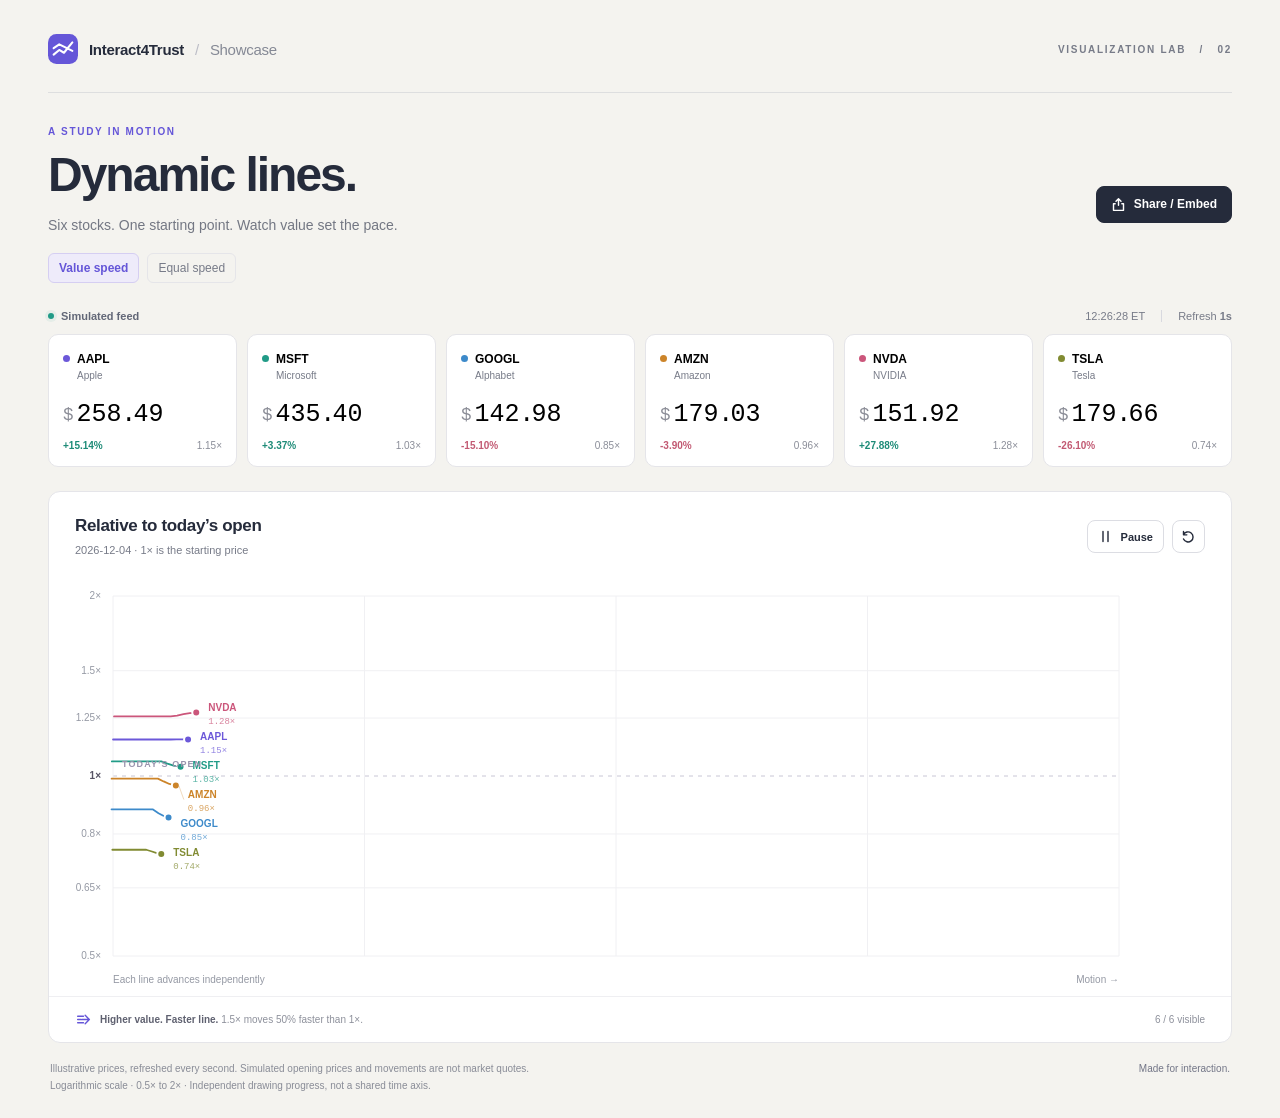
<file: dynamic-lines/index.html>
<!doctype html>
<html lang="en">
<head>
  <meta charset="utf-8">
  <meta name="viewport" content="width=device-width, initial-scale=1">
  <meta name="theme-color" content="#f4f3ef">
  <meta name="description" content="Six rolling stock prices and a moving comparison chart. Each line moves at the speed of its value relative to today's open.">
  <title>Dynamic Lines · Interact4Trust</title>
  <link rel="icon" href="./favicon.svg" type="image/svg+xml">
  <link rel="stylesheet" href="./styles.css">
</head>
<body>
  <div id="app"></div>
  <noscript>This stock monitor needs JavaScript to update prices and animate its chart.</noscript>
  <script type="module" src="./app.js"></script>
</body>
</html>
</file>
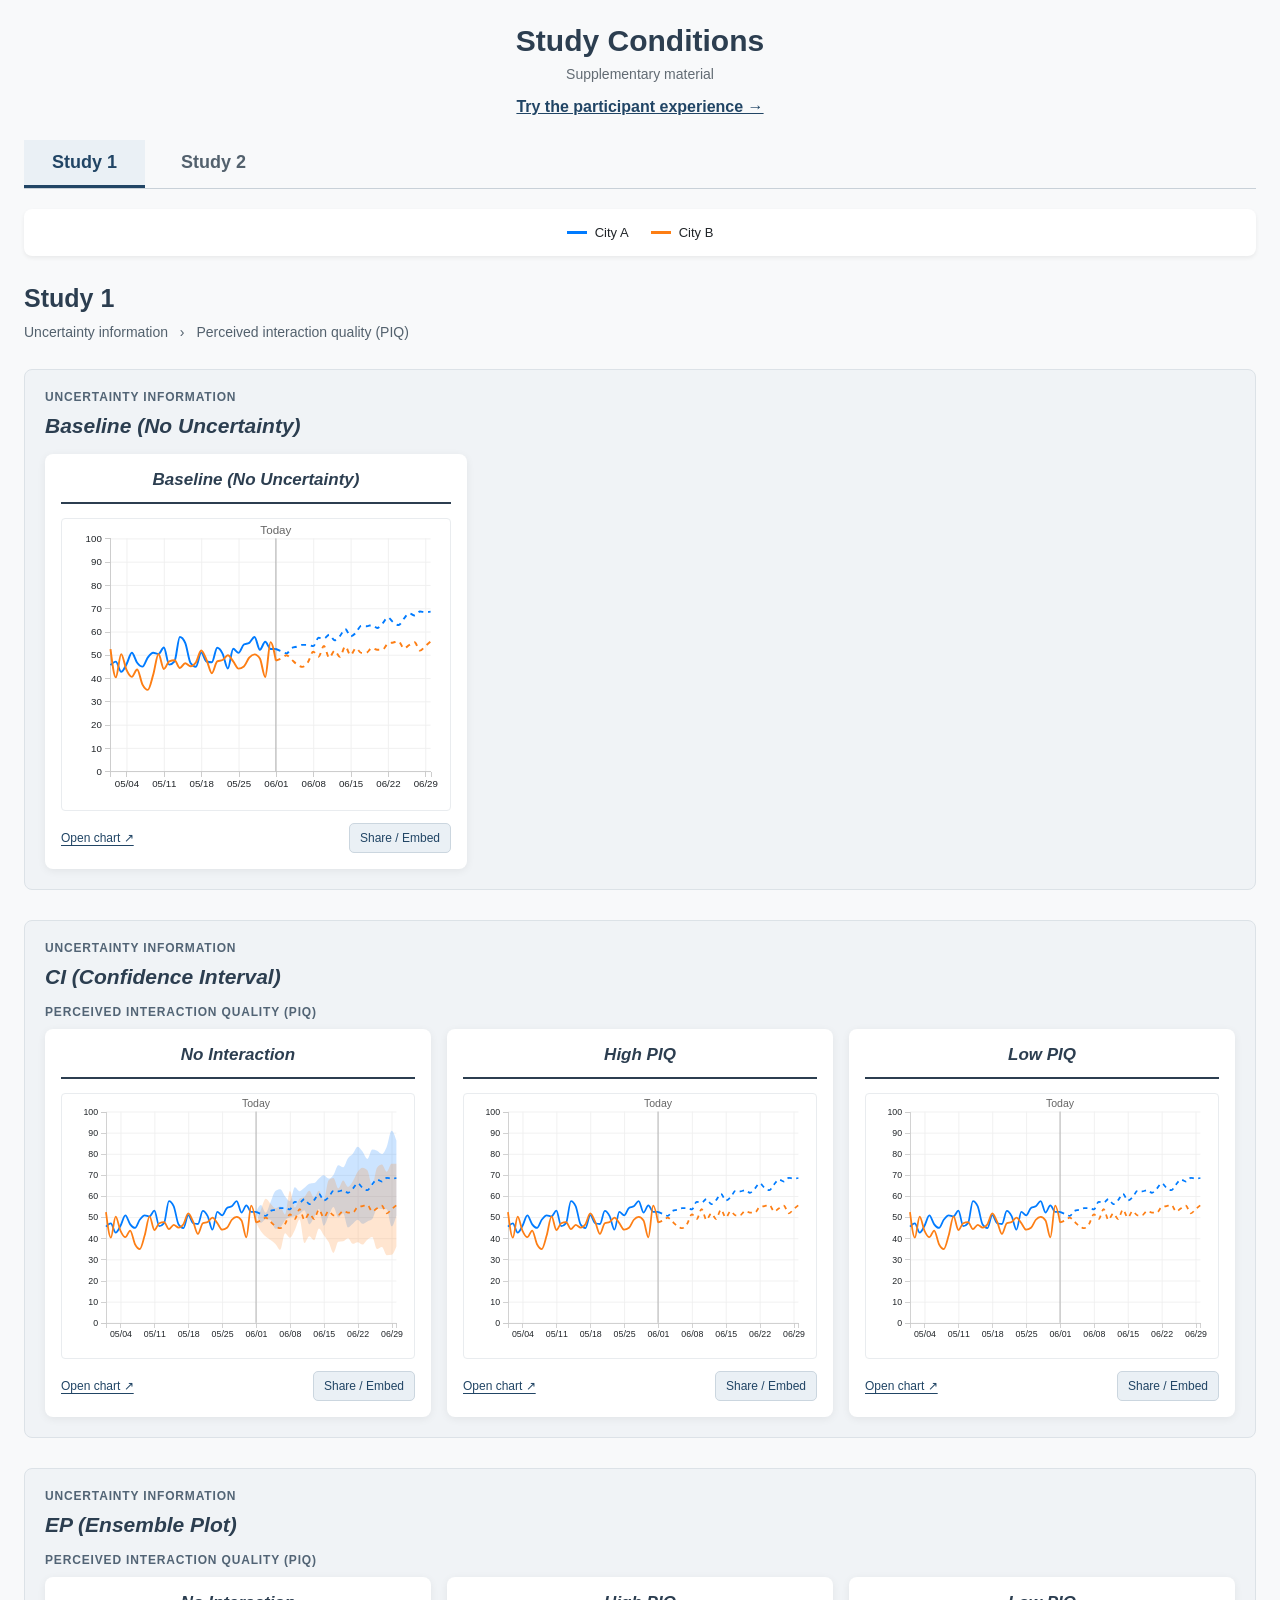
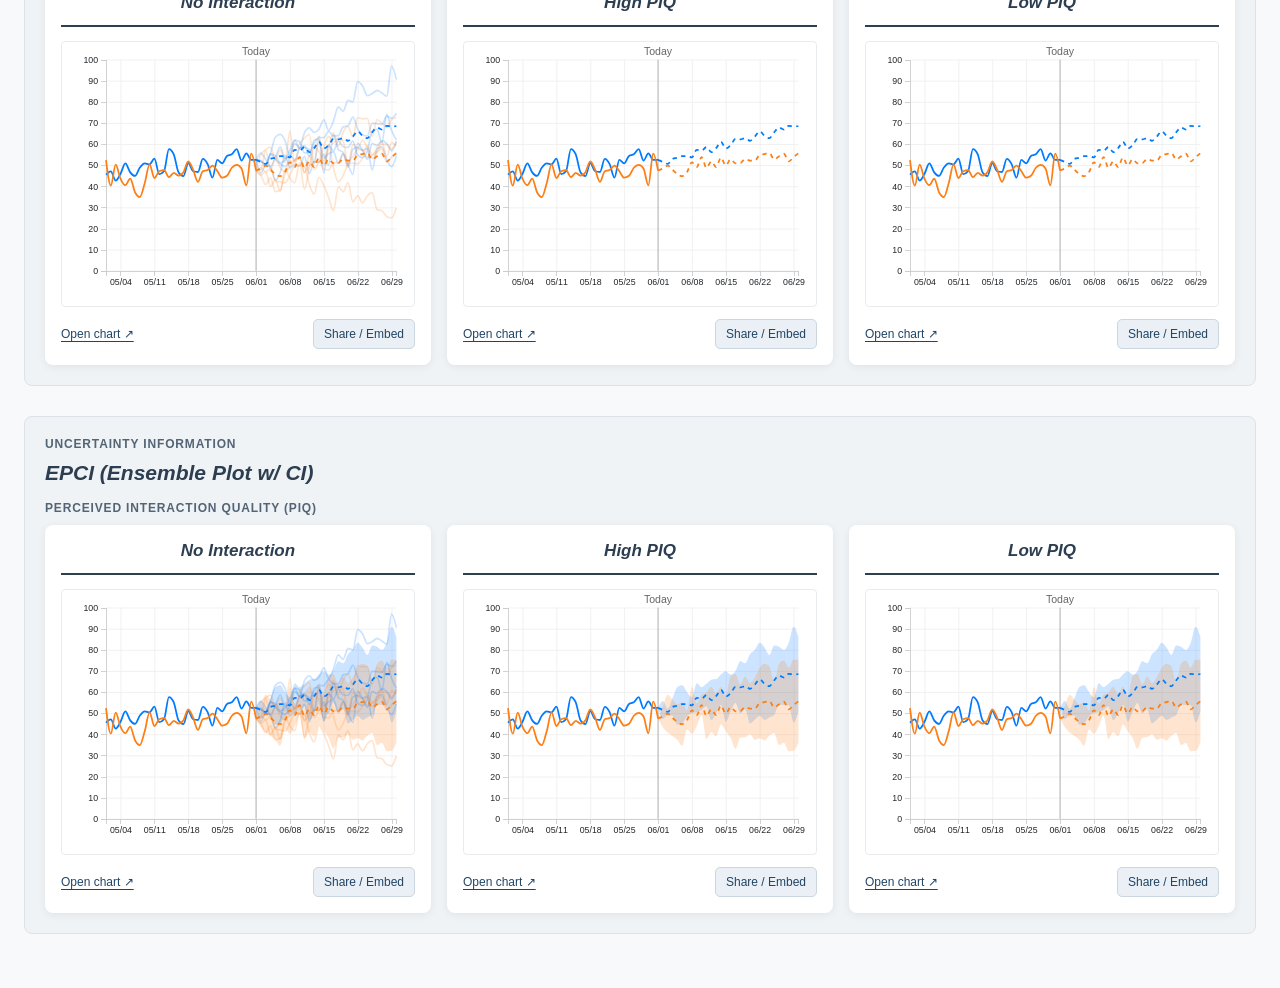
<file: showcase/index.html>
<!doctype html>
<html lang="en">
<head>
    <meta charset="utf-8">
    <meta name="viewport" content="width=device-width, initial-scale=1">
    <title>Study Conditions · Interact4Trust</title>
    <link rel="stylesheet" href="./styles.css">
    <script src="./vendor/d3.v7.min.js"></script>
</head>
<body>
<main class="container">
    <header class="header">
        <h1>Study Conditions</h1>
        <p>Supplementary material</p>
        <a class="demo-link" href="./participant.html">Try the participant experience →</a>
    </header>
    <nav class="study-tabs" role="tablist" aria-label="Studies">
        <button id="tab-study1" role="tab" aria-controls="study1" aria-selected="true" tabindex="0">Study 1</button>
        <button id="tab-study2" role="tab" aria-controls="study2" aria-selected="false" tabindex="-1">Study 2</button>
    </nav>
    <div class="legend" aria-label="City legend">
        <span class="city"><span class="swatch city-a"></span>City A</span>
        <span class="city"><span class="swatch city-b"></span>City B</span>
        <label for="alternativeOpacitySlider" hidden><i>EP</i> line opacity
            <input type="range" id="alternativeOpacitySlider" min="0.1" max="1" step="0.1" value="0.2">
            <output id="alternativeOpacityValue" for="alternativeOpacitySlider">0.2</output>
        </label>
        <label for="shadeOpacitySlider" hidden><i>CI</i> shade opacity
            <input type="range" id="shadeOpacitySlider" min="0.1" max="1" step="0.1" value="0.2">
            <output id="shadeOpacityValue" for="shadeOpacitySlider">0.2</output>
        </label>
        <label for="dateSelect" hidden>Start date
            <select id="dateSelect"><option value="01/01">01/01</option><option value="05/01" selected>05/01</option></select>
        </label>
    </div>
    <section id="study1" role="tabpanel" aria-labelledby="tab-study1" tabindex="0">
        <header class="study-heading"><h2>Study 1</h2><p>Uncertainty information <span aria-hidden="true">›</span> Perceived interaction quality (PIQ)</p></header>
        <div id="study1-groups"></div>
    </section>
    <section id="study2" role="tabpanel" aria-labelledby="tab-study2" tabindex="0" hidden>
        <header class="study-heading"><h2>Study 2</h2><p>Uncertainty information <span aria-hidden="true">›</span> Interaction affordance <span aria-hidden="true">›</span> Data complexity</p></header>
        <section class="uncertainty-group" aria-labelledby="study2-uncertainty-title">
            <h3 id="study2-uncertainty-title">Uncertainty information</h3>
            <div class="technique-options" role="group" aria-label="Uncertainty information">
                <button data-technique="confidence_interval" aria-pressed="false"><i>CI (Confidence Interval)</i></button>
                <button data-technique="ensemble_plot" aria-pressed="true"><i>EP (Ensemble Plot)</i></button>
                <button data-technique="combined_plot" aria-pressed="false"><i>EPCI (Ensemble Plot w/ CI)</i></button>
            </div>
            <div id="study2-groups"></div>
        </section>
    </section>
    <p id="status" role="status">Loading visualizations…</p>
</main>
<dialog id="share-dialog" aria-labelledby="share-title">
    <div class="share-heading"><h2 id="share-title">Share this chart</h2><button id="close-share" type="button" aria-label="Close sharing dialog">×</button></div>
    <p>The chart opens on its own, with its original interactions and animations.</p>
    <label for="share-url">Chart link</label>
    <input id="share-url" type="url" readonly>
    <button type="button" data-copy="share-url">Copy link</button>
    <label for="share-code">Embed in a website</label>
    <textarea id="share-code" rows="4" readonly spellcheck="false"></textarea>
    <button type="button" data-copy="share-code">Copy iframe</button>
    <p id="copy-status" role="status"></p>
</dialog>
<script type="module" src="./showcase.js"></script>
</body>
</html>
</file>
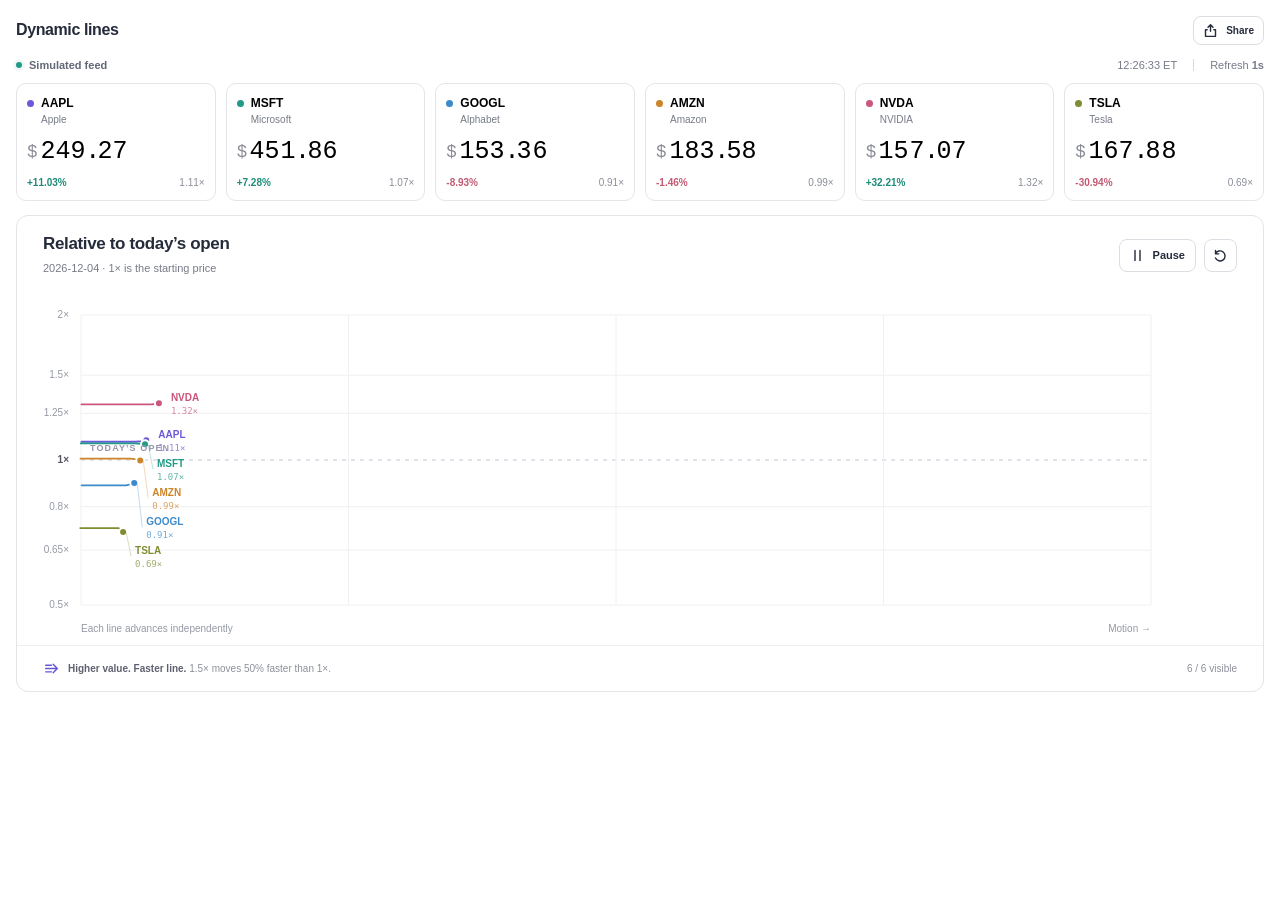
<file: dynamic-lines/embed.html>
<!doctype html>
<html lang="en">
<head>
  <meta charset="utf-8">
  <meta name="viewport" content="width=device-width, initial-scale=1">
  <meta name="theme-color" content="#f4f3ef">
  <title>Dynamic Lines · Stock monitor</title>
  <link rel="icon" href="./favicon.svg" type="image/svg+xml">
  <link rel="stylesheet" href="./styles.css">
</head>
<body class="embed-page" data-embed="true">
  <div id="app"></div>
  <noscript>This stock monitor needs JavaScript to update prices and animate its chart.</noscript>
  <script type="module" src="./app.js"></script>
</body>
</html>
</file>
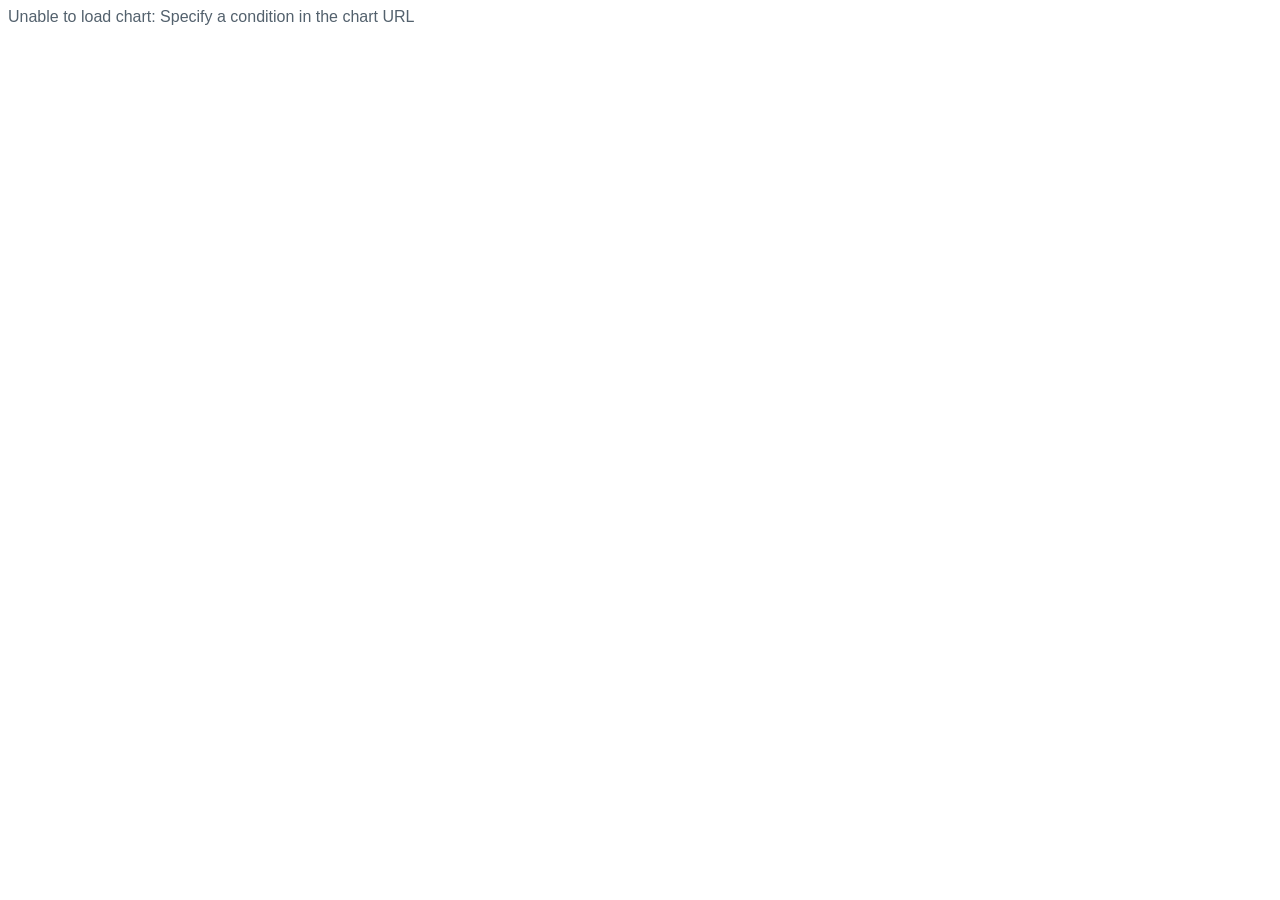
<file: showcase/chart.html>
<!doctype html>
<html lang="en">
<head>
    <meta charset="utf-8">
    <meta name="viewport" content="width=device-width, initial-scale=1">
    <title>Interact4Trust chart</title>
    <link rel="stylesheet" href="./styles.css">
    <link rel="stylesheet" href="./embed.css">
    <script src="./vendor/d3.v7.min.js"></script>
</head>
<body class="embed-page">
    <main id="chart" class="chart-container" aria-label="Standalone chart"></main>
    <p id="status" role="status">Loading chart…</p>
    <script type="module" src="./chart.js"></script>
</body>
</html>
</file>
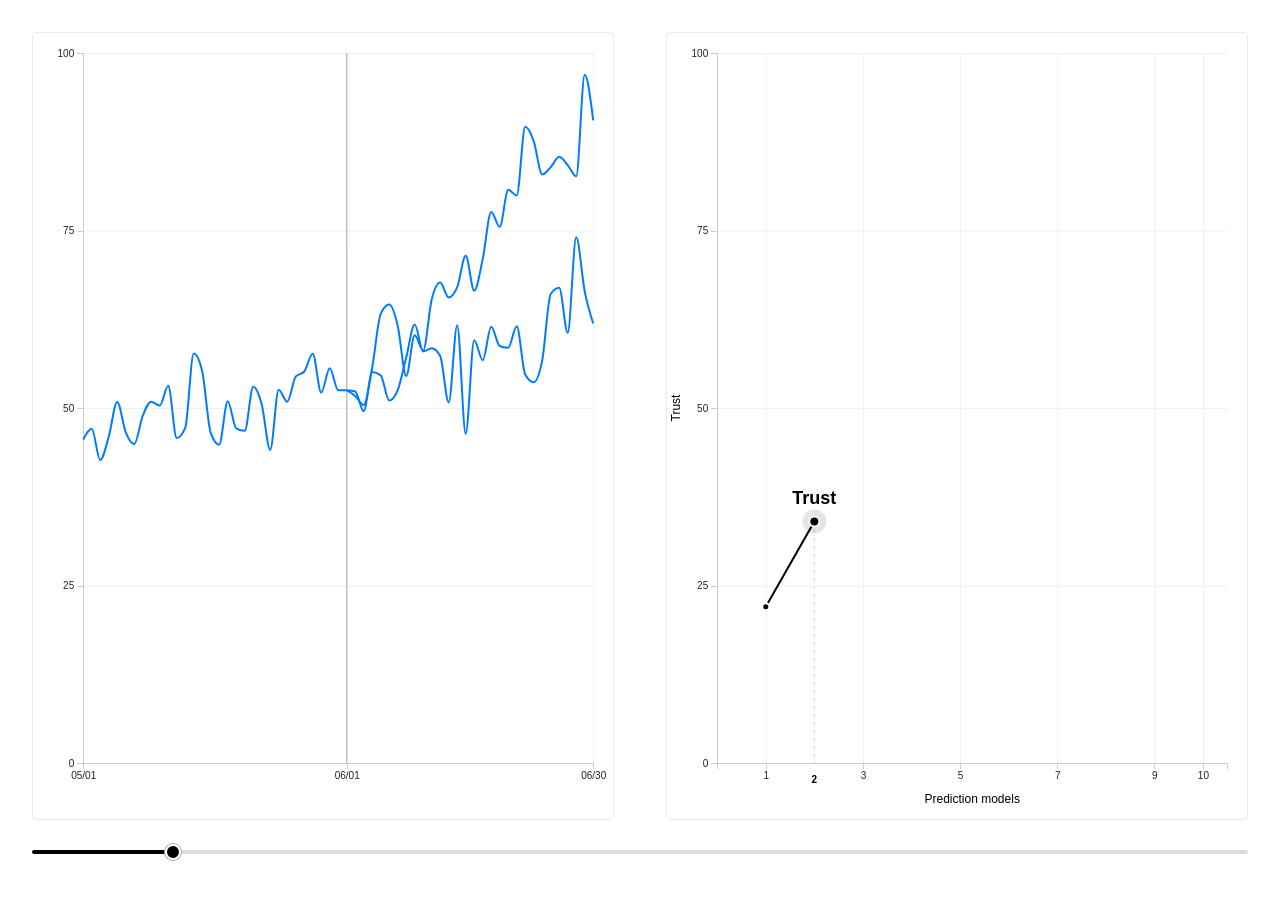
<file: showcase/mfv-trust.html>
<!doctype html>
<html lang="en">
<head>
    <meta charset="utf-8">
    <meta name="viewport" content="width=device-width, initial-scale=1">
    <title>MFV trust demo</title>
    <link rel="stylesheet" href="./styles.css">
    <link rel="stylesheet" href="./mfv-trust.css">
    <script src="./vendor/d3.v7.min.js"></script>
</head>
<body>
    <main aria-label="Interactive multi-model forecast and trust curve">
        <div class="charts">
            <svg id="mfv" class="chart-svg" role="img" aria-label="Multi-model forecast"></svg>
            <svg id="trust" class="chart-svg" role="img" aria-label="Trust by number of prediction models"></svg>
        </div>
        <div class="controls">
            <input id="model-count" type="range" min="1" max="10" step="1" value="2" aria-label="Number of prediction models" disabled>
        </div>
        <output id="status" class="visually-hidden" role="status" aria-live="polite"></output>
    </main>
    <script type="module" src="./mfv-trust.js"></script>
</body>
</html>
</file>
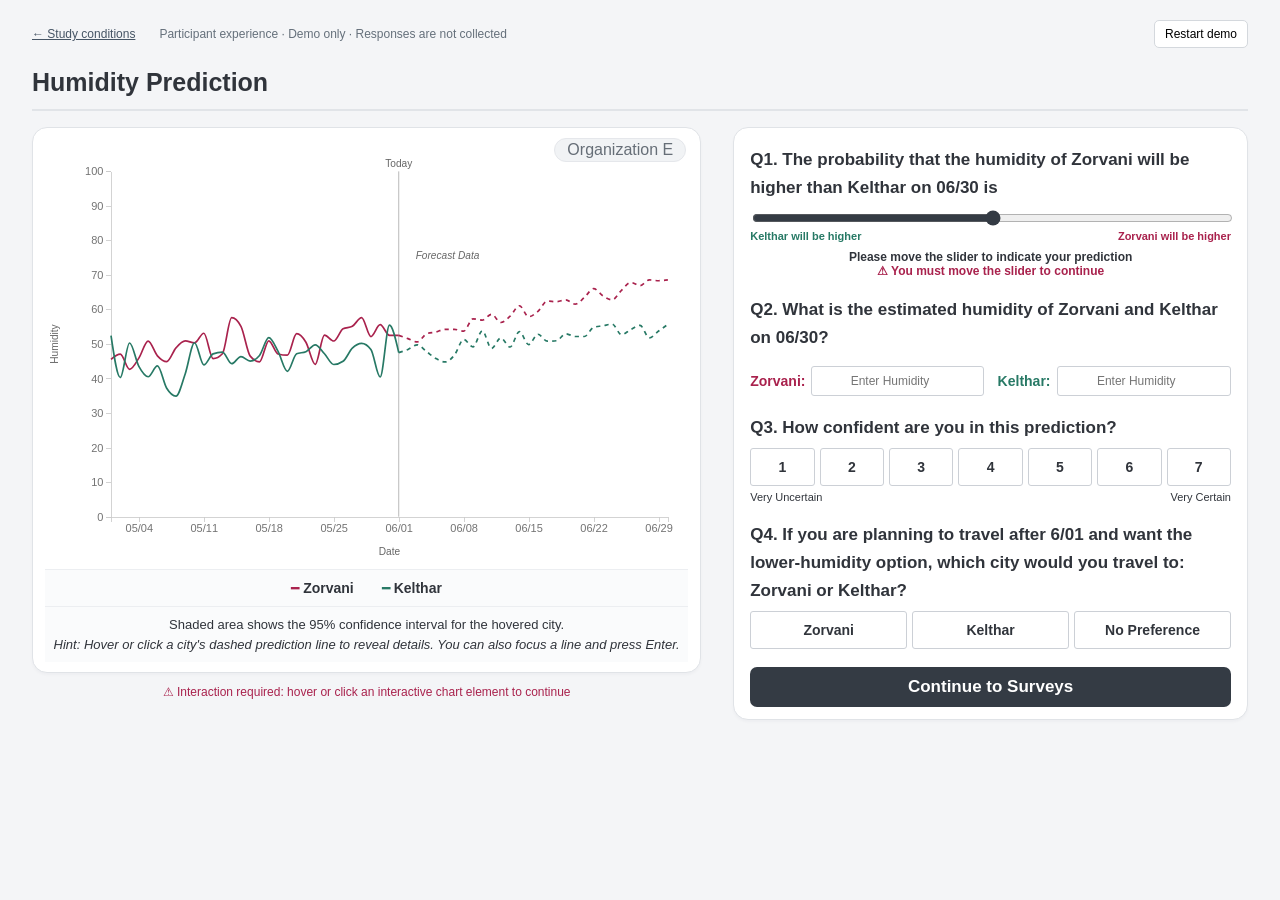
<file: showcase/participant.html>
<!doctype html>
<html lang="en">
<head>
    <meta charset="utf-8">
    <meta name="viewport" content="width=device-width, initial-scale=1">
    <title>Participant Experience · Interact4Trust</title>
    <link rel="stylesheet" href="./styles.css">
    <link rel="stylesheet" href="./participant.css">
    <script src="./vendor/d3.v7.min.js"></script>
</head>
<body class="participant-page">
<main class="participant-shell">
    <nav class="demo-nav" aria-label="Demo navigation"><a href="./index.html">← Study conditions</a><span>Participant experience · Demo only · Responses are not collected</span><button id="restart" type="button">Restart demo</button></nav>
    <h1 id="page-title">Humidity Prediction</h1>
    <section id="prediction-step" aria-labelledby="page-title" class="participant-layout">
        <div class="chart-column">
            <div class="participant-chart-card">
                <span class="organization">Organization E</span>
                <div class="chart-container"><svg id="participant-chart" class="chart-svg" width="760" height="500" viewBox="0 0 760 500" role="group" aria-label="Interactive humidity forecasts for Zorvani and Kelthar"></svg></div>
                <div class="participant-legend"><span class="zorvani">━ <strong>Zorvani</strong></span><span class="kelthar">━ <strong>Kelthar</strong></span></div>
                <div class="chart-caption">Shaded area shows the 95% confidence interval for the hovered city.<br><em>Hint: Hover or click a city's dashed prediction line to reveal details. You can also focus a line and press Enter.</em></div>
            </div>
            <p id="interaction-status" class="interaction-status" role="status">⚠ Interaction required: hover or click an interactive chart element to continue</p>
            <p id="chart-status" role="status">Loading forecast…</p>
        </div>
        <form id="prediction-form" class="question-card">
            <fieldset class="question">
                <legend>Q1. The probability that the humidity of Zorvani will be higher than Kelthar on 06/30 is</legend>
                <label class="sr-only" for="probability">Probability that Zorvani will have higher humidity, in percent</label>
                <input id="probability" name="probability" type="range" min="0" max="100" value="50" aria-describedby="probability-status">
                <div class="range-labels"><span class="kelthar">Kelthar will be higher</span><span class="zorvani">Zorvani will be higher</span></div>
                <p id="probability-status" class="probability-status">Please move the slider to indicate your prediction<br><span>⚠ You must move the slider to continue</span></p>
            </fieldset>
            <fieldset class="question">
                <legend>Q2. What is the estimated humidity of Zorvani and Kelthar on 06/30?</legend>
                <div class="humidity-inputs"><label class="zorvani" for="humidity-a">Zorvani: <input id="humidity-a" name="humidityA" type="number" min="0" max="100" step="0.1" placeholder="Enter Humidity" required></label><label class="kelthar" for="humidity-b">Kelthar: <input id="humidity-b" name="humidityB" type="number" min="0" max="100" step="0.1" placeholder="Enter Humidity" required></label></div>
            </fieldset>
            <fieldset class="question">
                <legend>Q3. How confident are you in this prediction?</legend>
                <div id="confidence-options" class="rating-options"></div>
                <div class="scale-labels"><span>Very Uncertain</span><span>Very Certain</span></div>
            </fieldset>
            <fieldset class="question">
                <legend>Q4. If you are planning to travel after 6/01 and want the lower-humidity option, which city would you travel to: Zorvani or Kelthar?</legend>
                <div class="choice-options">
                    <label><input type="radio" name="destination" value="Zorvani" required><span>Zorvani</span></label>
                    <label><input type="radio" name="destination" value="Kelthar"><span>Kelthar</span></label>
                    <label><input type="radio" name="destination" value="No Preference"><span>No Preference</span></label>
                </div>
            </fieldset>
            <p id="form-status" role="alert"></p>
            <button id="continue" class="primary-button" type="submit" disabled>Continue to Surveys</button>
        </form>
    </section>
    <section id="survey-step" class="followup-card" hidden aria-labelledby="survey-title">
        <p class="step-label">Step 2 of 2</p><h2 id="survey-title" tabindex="-1">Reflect on the forecast</h2>
        <p>These sample questions demonstrate the survey stage of the participant experience.</p>
        <form id="survey-form">
            <fieldset class="question"><legend>How much do you trust this forecast?</legend><div class="rating-options" data-rating="trust"></div><div class="scale-labels"><span>Not at all</span><span>Very much</span></div></fieldset>
            <fieldset class="question"><legend>How easy was it to explore the uncertainty?</legend><div class="rating-options" data-rating="ease"></div><div class="scale-labels"><span>Very difficult</span><span>Very easy</span></div></fieldset>
            <fieldset class="question"><legend>How useful was the uncertainty information for your decision?</legend><div class="rating-options" data-rating="usefulness"></div><div class="scale-labels"><span>Not useful</span><span>Very useful</span></div></fieldset>
            <div class="followup-actions"><button id="back" type="button">Back to prediction</button><button class="primary-button" type="submit">Finish demo</button></div>
        </form>
    </section>
    <section id="complete-step" class="followup-card" hidden aria-labelledby="complete-title">
        <p class="step-label">Demo complete</p><h2 id="complete-title" tabindex="-1">Your participant experience</h2>
        <p>You explored a forecast, made a prediction, and reflected on the interface. Your answers are shown below for this demo session only.</p>
        <dl id="response-summary"></dl>
        <a class="demo-link" href="./index.html">Explore all study conditions →</a>
    </section>
</main>
<script type="module" src="./participant.js"></script>
</body>
</html>
</file>
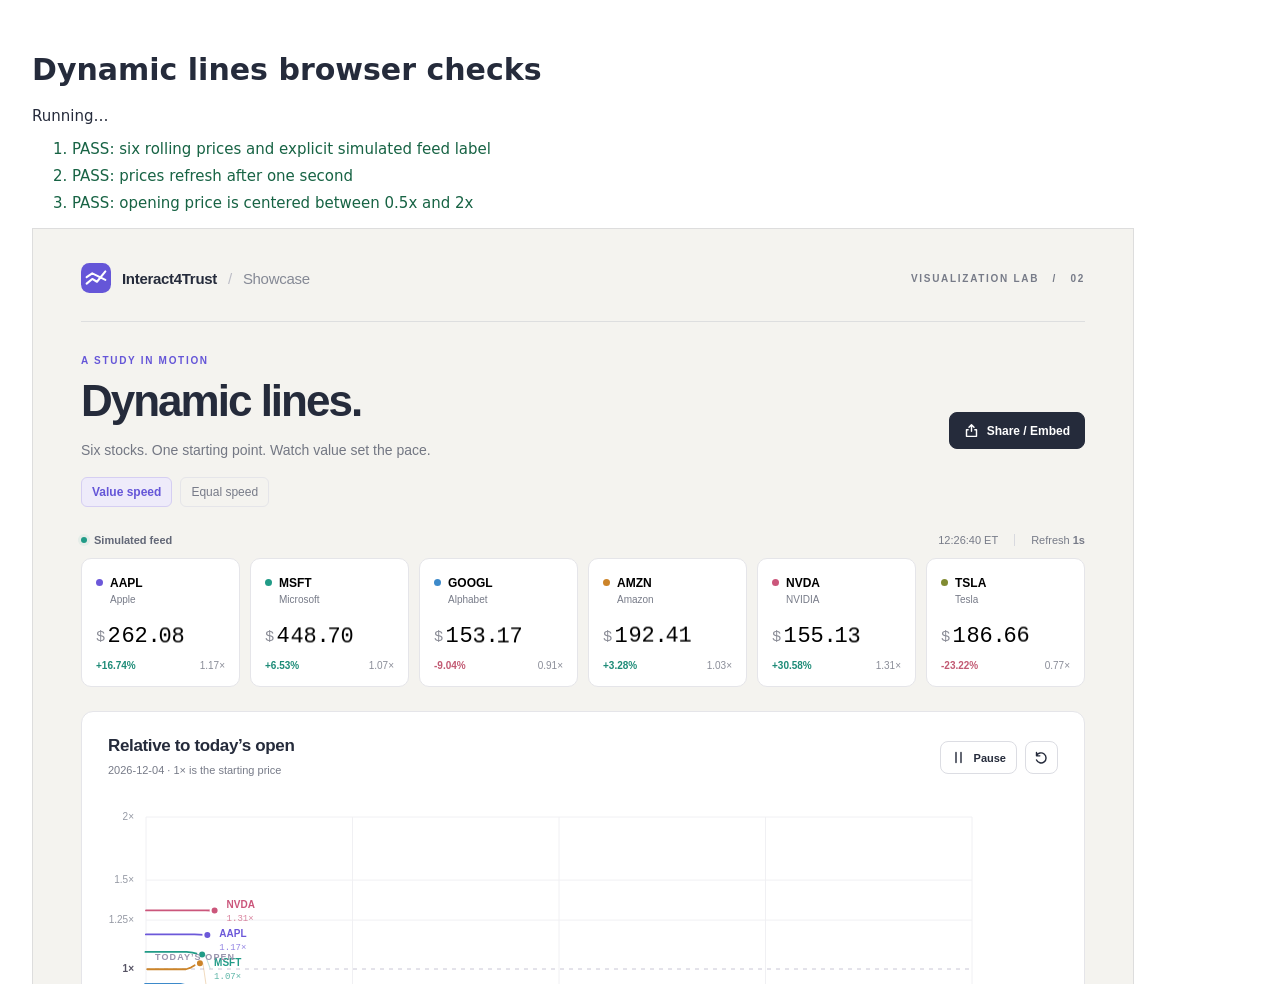
<file: tests/dynamic-lines.html>
<!doctype html>
<html lang="en">
<meta charset="utf-8">
<title>Dynamic lines browser checks</title>
<style>body{font:15px system-ui;padding:24px;color:#252b3b}iframe{display:block;width:1100px;max-width:100%;height:760px;border:1px solid #ddd;margin:16px 0}li{margin:9px 0}.pass{color:#176344}.fail{color:#b14d68}</style>
<h1>Dynamic lines browser checks</h1><p id="status">Running…</p><ol id="results"></ol><div id="frames"></div>
<script type="module">
const wait = ms => new Promise(resolve => setTimeout(resolve, ms));
const assert = (condition, message) => { if (!condition) throw new Error(message); };
let passed = 0, failed = 0;
async function check(name, fn) {
  const item = document.createElement('li');
  try { await fn(); item.textContent = `PASS: ${name}`; item.className = 'pass'; passed++; }
  catch (error) { item.textContent = `FAIL: ${name}: ${error.message}`; item.className = 'fail'; failed++; }
  document.getElementById('results').append(item);
}
async function load(url) {
  const frame = document.createElement('iframe'); frame.src = url;
  document.getElementById('frames').append(frame);
  await new Promise(resolve => { frame.onload = resolve; });
  for (let tries = 0; tries < 100; tries++) {
    if (['true', 'error'].includes(frame.contentDocument.body.dataset.ready)) return frame;
    await wait(50);
  }
  throw new Error(`Loading timed out: ${url}`);
}
const frame = await load('../dynamic-lines/index.html');
const doc = frame.contentDocument;
const prices = () => [...doc.querySelectorAll('.rolling-number')].map(p => p.getAttribute('aria-label')).join(',');
const progress = () => [...doc.querySelectorAll('.price-line')].map(p => p.dataset.progress).join(',');
await check('six rolling prices and explicit simulated feed label', async () => {
  assert(doc.body.dataset.ready === 'true', 'monitor did not render');
  assert(doc.querySelectorAll('.stock').length === 6, 'expected six cards');
  assert(prices().includes('$'), 'prices missing');
  assert(doc.getElementById('feed-label').textContent === 'Simulated feed', 'demo source must be labeled');
});
await check('prices refresh after one second', async () => {
  const before = prices(); await wait(1200); assert(prices() !== before, 'prices did not update');
});
await check('opening price is centered between 0.5x and 2x', async () => {
  const ticks = [...doc.querySelectorAll('#axis text')];
  const position = text => Number(ticks.find(t => t.textContent === text).getAttribute('y'));
  assert(Math.abs(position('1×') - (position('0.5×') + position('2×')) / 2) < .001, '1x is not centered');
});
await check('higher valued lines move faster in actual rendered frames', async () => {
  if (frame.contentWindow.matchMedia('(prefers-reduced-motion: reduce)').matches) return;
  await wait(800);
  const paths = [...doc.querySelectorAll('.price-line')];
  const fastest = paths.reduce((a,b) => Number(a.dataset.ratio) > Number(b.dataset.ratio) ? a : b);
  const slowest = paths.reduce((a,b) => Number(a.dataset.ratio) < Number(b.dataset.ratio) ? a : b);
  const startFast = Number(fastest.dataset.progress), startSlow = Number(slowest.dataset.progress);
  await wait(500);
  assert(Number(fastest.dataset.progress) - startFast > Number(slowest.dataset.progress) - startSlow, 'high-value line did not advance faster');
});
await check('horizontal gaps and value ordering survive the chart border', async () => {
  for (let tries = 0; tries < 450; tries++) {
    await wait(100);
    const paths = [...doc.querySelectorAll('.price-line')];
    const heads = [...doc.querySelectorAll('.endpoint')].map(dot => ({ x: Number(dot.getAttribute('cx')), y: Number(dot.getAttribute('cy')) }));
    for (const a of heads) for (const b of heads) {
      if (a.y < b.y - .01) assert(a.x > b.x, 'a higher-value endpoint is not ahead in x');
    }
    if (paths.every(path => Number(path.dataset.progress) > 105)) {
      assert(new Set(heads.map(head => head.x.toFixed(3))).size > 1, 'all heads collapsed at the right edge');
      return;
    }
  }
  throw new Error('trails did not reach the rolling region');
});
await check('pause freezes prices and trails; resume restarts them', async () => {
  doc.getElementById('pause').click();
  const beforePrices = prices(), beforeProgress = progress();
  await wait(1200);
  assert(prices() === beforePrices && progress() === beforeProgress, 'paused monitor changed');
  assert(doc.getElementById('feed-label').textContent.includes('paused'), 'pause status missing');
  doc.getElementById('pause').click(); await wait(1100);
  assert(prices() !== beforePrices && progress() !== beforeProgress, 'resume failed');
});
await check('line visibility and all-hidden recovery', async () => {
  doc.querySelectorAll('.stock').forEach(card => card.click());
  assert(!doc.getElementById('empty-message').hidden, 'all-hidden state missing');
  assert([...doc.querySelectorAll('.price-line')].every(path => path.style.display === 'none'), 'a line remained visible');
  doc.getElementById('show-all').click();
  assert(doc.getElementById('empty-message').hidden, 'recovery did not work');
  assert(doc.getElementById('visible-count').textContent === '6 / 6 visible', 'visibility count wrong');
});
await check('restart clears trails without changing daily opening prices', async () => {
  doc.getElementById('pause').click();
  const before = prices(), date = doc.getElementById('session-label').textContent;
  doc.getElementById('reset').click();
  const dots = [...doc.querySelectorAll('.endpoint')].map(dot => Number(dot.getAttribute('cx')));
  assert(new Set(dots).size === 1, 'trails did not restart at the left');
  assert(prices() === before && doc.getElementById('session-label').textContent === date, 'restart changed price or baseline session');
  doc.getElementById('pause').click();
});
await check('sharing provides standalone, chart-only, and monitor-only iframe URLs', async () => {
  doc.querySelector('[data-share]').click();
  assert(doc.getElementById('share-dialog').open, 'share dialog did not open');
  assert(doc.getElementById('share-url').value.endsWith('/dynamic-lines/index.html'), 'standalone link incorrect');
  assert(doc.getElementById('share-code').value.includes('/dynamic-lines/embed.html'), 'iframe URL missing');
  const radio = doc.querySelector('input[value="chart"]'); radio.click();
  assert(doc.getElementById('share-code').value.includes('view=chart'), 'chart-only parameter missing');
  doc.querySelector('input[value="monitor"]').click();
  assert(doc.getElementById('share-code').value.includes('view=monitor'), 'monitor-only parameter missing');
  assert(doc.getElementById('share-code').value.includes('height="240"'), 'monitor-only frame height incorrect');
  doc.getElementById('close-share').click();
  assert(!doc.getElementById('share-dialog').open, 'dialog did not close');
});
for (const view of ['', '?view=chart', '?view=monitor']) {
  await check(`real ${view === '?view=chart' ? 'chart-only' : view === '?view=monitor' ? 'monitor-only' : 'dashboard'} iframe fits without horizontal overflow`, async () => {
    const embed = await load(`../dynamic-lines/embed.html${view}`);
    try {
      const d = embed.contentDocument, w = embed.contentWindow;
      assert(d.body.dataset.ready === 'true', 'embed failed');
      assert(w.getComputedStyle(d.querySelector('.hero')).display === 'none', 'gallery heading visible');
      assert(d.documentElement.scrollWidth <= w.innerWidth, 'desktop horizontal overflow');
      if (view === '?view=chart') assert(w.getComputedStyle(d.querySelector('.stocks')).display === 'none', 'cards visible in chart-only iframe');
      if (view === '?view=monitor') {
        assert(w.getComputedStyle(d.querySelector('.chart-panel')).display === 'none', 'chart visible in monitor-only iframe');
        assert(d.querySelectorAll('article.stock').length === 6, 'monitor-only prices should be informational cards');
        assert(!d.querySelector('.stock[aria-pressed]'), 'monitor-only cards must not toggle hidden lines');
        const before = d.querySelector('.rolling-number').getAttribute('aria-label');
        await wait(1200);
        assert(d.querySelector('.rolling-number').getAttribute('aria-label') !== before, 'monitor-only prices did not refresh');
        d.querySelector('[data-share]').click();
        assert(d.querySelector('input[value="monitor"]').checked, 'monitor-only share dialog selected a different view');
        d.getElementById('close-share').click();
      }
      embed.style.width = '390px'; await wait(150);
      assert(d.documentElement.scrollWidth <= w.innerWidth, 'phone horizontal overflow');
      if (view === '?view=chart') assert(d.documentElement.scrollHeight <= w.innerHeight + 1, 'chart-only iframe overflows vertically');
    } finally { embed.remove(); }
  });
}
await check('equal-speed lines advance and scroll together, with shareable embed views', async () => {
  const equal = await load('../dynamic-lines/index.html?motion=equal');
  try {
    const d = equal.contentDocument;
    const paths = [...d.querySelectorAll('.price-line')];
    const aligned = () => {
      assert(new Set(paths.map(path => path.dataset.progress)).size === 1, 'drawing distances diverged');
      assert(paths.every(path => Number(path.dataset.speed) === 5), 'speed depends on value');
      assert(new Set([...d.querySelectorAll('.endpoint')].map(dot => dot.getAttribute('cx'))).size === 1, 'heads are not aligned');
    };
    await wait(1200);
    aligned();
    const before = Number(paths[0].dataset.progress);
    await wait(1100);
    assert(Number(paths[0].dataset.progress) > before, 'lines are not advancing');
    aligned();
    for (let tries = 0; Number(paths[0].dataset.progress) <= 105 && tries < 250; tries++) await wait(100);
    assert(Number(paths[0].dataset.progress) > 105, 'trails did not reach scrolling');
    aligned();
    d.getElementById('pause').click();
    const paused = paths[0].dataset.progress;
    await wait(1100);
    assert(paths.every(path => path.dataset.progress === paused), 'pause changed progress');
    d.getElementById('reset').click();
    assert(paths.every(path => Number(path.dataset.progress) === 0), 'restart did not clear progress');
    d.querySelector('[data-share]').click();
    assert(new URL(d.getElementById('share-url').value).searchParams.get('motion') === 'equal', 'shared link lost mode');
    for (const view of ['dashboard', 'chart', 'monitor']) {
      d.querySelector(`input[value="${view}"]`).click();
      const code = d.getElementById('share-code').value;
      const src = code.match(/src="([^"]+)"/)[1].replaceAll('&amp;', '&');
      assert(new URL(src).searchParams.get('motion') === 'equal', 'iframe lost equal-speed mode');
      const embed = await load(src);
      assert(embed.contentDocument.body.dataset.ready === 'true', 'equal-speed embed failed');
      assert(embed.contentDocument.title.includes('Equal speed'), 'embed selected wrong version');
      embed.remove();
    }
  } finally { equal.remove(); }
});
await check('malformed symbols fail visibly', async () => {
  const invalid = await load('../dynamic-lines/embed.html?symbols=AAPL');
  assert(invalid.contentDocument.body.dataset.ready === 'error', 'invalid symbols silently accepted');
  assert(invalid.contentDocument.querySelector('.fatal'), 'error explanation missing'); invalid.remove();
});
frame.remove();
document.getElementById('status').textContent = `${passed} passed, ${failed} failed`;
document.body.dataset.result = failed ? 'fail' : 'pass';
</script>
</html>
</file>
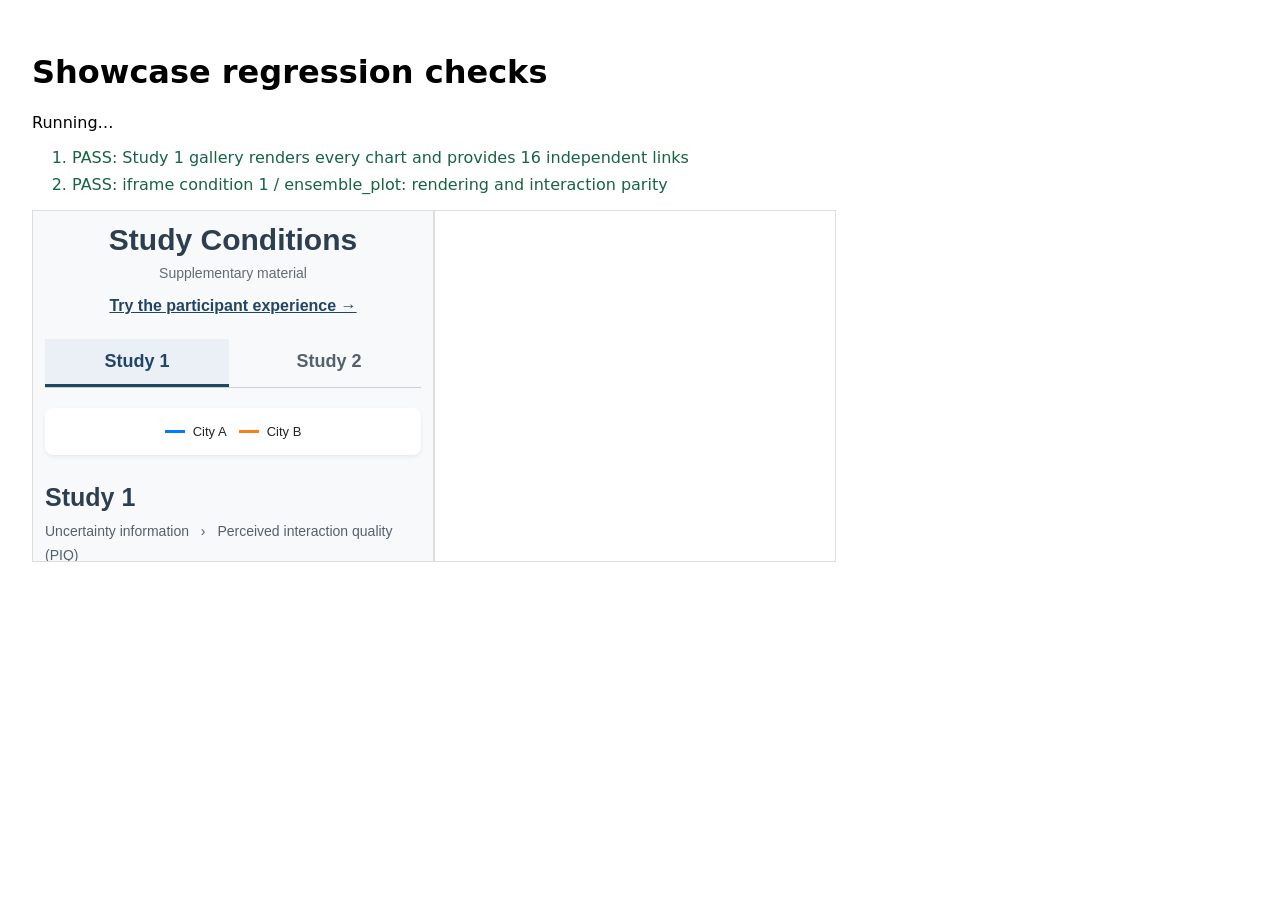
<file: tests/verify.html>
<!doctype html>
<html lang="en"><meta charset="utf-8"><title>Showcase regression checks</title>
<style>body{font:16px system-ui;padding:24px}iframe{width:400px;height:350px;border:1px solid #ddd}li{margin:8px 0}.pass{color:#176344}.fail{color:#a9224d}</style>
<h1>Showcase regression checks</h1><p id="status">Running…</p><ol id="results"></ol><div id="frames"></div>
<script type="module">
import { study1Groups, study2Groups } from '../showcase/display/conditions.js';
const wait = ms => new Promise(resolve => setTimeout(resolve, ms));
const results = document.getElementById('results');
let passed = 0, failed = 0;
function assert(condition, message) { if (!condition) throw new Error(message); }
async function check(name, test) {
  const item = document.createElement('li');
  try { await test(); item.textContent = `PASS: ${name}`; item.className = 'pass'; passed++; }
  catch (error) { item.textContent = `FAIL: ${name}: ${error.message}`; item.className = 'fail'; failed++; }
  results.append(item);
}
async function load(url) {
  const frame = document.createElement('iframe'); frame.src = url;
  document.getElementById('frames').append(frame);
  await new Promise((resolve, reject) => { frame.onload = resolve; frame.onerror = reject; });
  for (let tries = 0; tries < 150; tries++) {
    const ready = frame.contentDocument.body.dataset.ready;
    if (ready === 'true' || ready === 'error') return frame;
    await wait(40);
  }
  throw new Error(`Timed out: ${url}`);
}
function paths(doc, number) { return [...doc.querySelectorAll(`#chart-${number} path[d]`)].map(p => p.getAttribute('d')); }
function opacity(doc, selector) { return Number(doc.defaultView.getComputedStyle(doc.querySelector(selector)).opacity); }
const gallery = await load('../showcase/index.html');
await check('Study 1 gallery renders every chart and provides 16 independent links', async () => {
  assert(gallery.contentDocument.body.dataset.ready === 'true', 'gallery failed');
  assert(gallery.contentDocument.querySelectorAll('[data-chart]').length === 16, 'missing links');
  for (const card of study1Groups.flatMap(g => g.cards)) assert(paths(gallery.contentDocument, card.number).length > 5, `empty chart ${card.number}`);
});
for (const [study, groups] of [['study1', study1Groups], ['study2', study2Groups]]) {
  gallery.contentDocument.getElementById(`tab-${study}`).click();
  await wait(250);
  for (const technique of study === 'study1' ? ['ensemble_plot'] : ['confidence_interval', 'ensemble_plot', 'combined_plot']) {
    if (study === 'study2') { gallery.contentDocument.querySelector(`[data-technique="${technique}"]`).click(); await wait(250); }
    for (const card of groups.flatMap(g => g.cards)) {
      await check(`iframe condition ${card.number} / ${technique}: rendering and interaction parity`, async () => {
        const frame = await load(`../showcase/chart.html?condition=${card.number}&technique=${technique}`);
        try {
          const doc = frame.contentDocument;
          assert(doc.body.dataset.ready === 'true', doc.getElementById('status').textContent);
          assert(doc.defaultView.getComputedStyle(doc.body).padding === '0px', 'outer padding present');
          assert(!doc.querySelector('h1,h2,h3,.condition-title,.chart-actions'), 'gallery chrome present');
          assert(JSON.stringify(paths(doc, card.number)) === JSON.stringify(paths(gallery.contentDocument, card.number)), 'SVG paths differ from gallery');
          if (card.number >= 21) {
            const detail = technique === 'ensemble_plot' ? '.alternatives-group-a' : '.confidence-bounds-a';
            assert(opacity(doc, detail) === 0, 'details should start hidden');
            if ([21,22].includes(card.number)) {
              const zone = doc.querySelector('.hover-zone-a');
              zone.dispatchEvent(new frame.contentWindow.MouseEvent('mouseenter'));
              await wait(300); assert(opacity(doc, detail) > 0, 'hover did not reveal detail');
              zone.dispatchEvent(new frame.contentWindow.MouseEvent('mouseleave'));
              await wait(300); assert(opacity(doc, detail) === 0, 'mouseleave did not hide detail');
            } else if ([23,24].includes(card.number)) {
              const checkbox = doc.querySelector('input[type=checkbox]');
              assert(checkbox, 'click control missing'); checkbox.click();
              await wait(300); assert(opacity(doc, detail) > 0, 'click did not reveal detail');
              checkbox.click(); await wait(300); assert(opacity(doc, detail) === 0, 'second click did not hide detail');
            } else {
              const samples = [];
              for (let i=0; i<32; i++) { await wait(120); samples.push(opacity(doc, detail)); }
              const other = detail.replace('-a','-b');
              assert(samples.some(value => value > 0) || opacity(doc, other) > 0, 'animation never revealed detail');
            }
          } else if ([4,5,6,18,19,20].includes(card.number)) {
            const zone = doc.querySelector('.hover-zone-a');
            zone.dispatchEvent(new frame.contentWindow.MouseEvent('mouseenter'));
            await wait(500);
            const selector = [5,19].includes(card.number) ? '.confidence-bounds-a' : '.alternatives-group-a';
            let revealed = opacity(doc, selector) > 0;
            for (let i=0; i<10 && !revealed; i++) { await wait(30); revealed ||= opacity(doc, selector) > 0; }
            assert(revealed, 'hover did not reveal detail');
            zone.dispatchEvent(new frame.contentWindow.MouseEvent('mouseleave')); await wait(500);
            assert(opacity(doc, selector) === 0, 'mouseleave did not hide detail');
          }
        } finally { frame.remove(); }
      });
    }
  }
}
gallery.remove();
for (const query of ['condition=999', 'condition=21&technique=invalid', '']) {
  await check(`Invalid chart URL fails visibly: ${query || '(missing condition)'}`, async () => {
    const frame = await load(`../showcase/chart.html?${query}`);
    assert(frame.contentDocument.body.dataset.ready === 'error', 'no error status'); frame.remove();
  });
}
document.getElementById('status').textContent = `${passed} passed, ${failed} failed`;
document.body.dataset.result = failed ? 'fail' : 'pass';
</script></html>
</file>
<file: dynamic-lines/styles.css>
:root { color-scheme: light; --ink: #252b3b; --muted: #777b88; --paper: #f4f3ef; --border: #e5e5e9; --purple: #6556d8; }
* { box-sizing: border-box; }
body { margin: 0; background: var(--paper); color: var(--ink); font-family: -apple-system, BlinkMacSystemFont, 'Segoe UI', sans-serif; -webkit-font-smoothing: antialiased; }
button, input, textarea { font: inherit; }
button { cursor: pointer; }
button, a { -webkit-tap-highlight-color: transparent; }
button:disabled { opacity: .5; cursor: default; }
:focus-visible { outline: 3px solid #9c8eee; outline-offset: 4px; }
[hidden] { display: none !important; }
.shell { max-width: 1320px; margin: 0 auto; padding: 34px 48px 24px; }
.masthead { display: flex; justify-content: space-between; align-items: center; padding-bottom: 28px; border-bottom: 1px solid #dddedf; }
.brand { display: flex; align-items: center; gap: 11px; font-size: 15px; font-weight: 650; letter-spacing: -.3px; }
.brand img { width: 30px; height: 30px; }
.lab-label, .eyebrow { font-size: 10px; font-weight: 650; letter-spacing: 1.7px; text-transform: uppercase; }
.lab-label { color: var(--muted); }
.hero { display: flex; justify-content: space-between; gap: 24px; align-items: center; padding: 33px 0 27px; }
.eyebrow { color: var(--purple); margin: 0 0 10px; }
h1 { margin: 0; font-size: clamp(32px, 4vw, 48px); letter-spacing: -2px; line-height: 1.15; font-weight: 650; }
.intro { margin: 12px 0 0; color: #737783; font-size: 14px; line-height: 1.6; }
.button { display: inline-flex; align-items: center; justify-content: center; gap: 8px; border: 1px solid #dcdde3; border-radius: 8px; padding: 10px 14px; background: white; color: var(--ink); font-size: 12px; font-weight: 550; white-space: nowrap; }
.button:hover { background: #f5f4fb; border-color: #c1badf; }
.primary { background: var(--ink); color: white; border-color: var(--ink); }
.primary:hover { background: #404658; border-color: #404658; }
.icon { width: 15px; height: 15px; fill: none; stroke: currentColor; stroke-width: 1.7; stroke-linecap: round; stroke-linejoin: round; flex-shrink: 0; }
.monitor-meta { display: flex; align-items: center; justify-content: space-between; gap: 10px; margin-bottom: 12px; font-size: 11px; color: var(--muted); }
.feed-status { display: inline-flex; align-items: center; gap: 7px; font-weight: 550; color: #626777; }
.status-dot { height: 6px; width: 6px; border-radius: 50%; background: #219b87; box-shadow: 0 0 0 3px #219b8712; }
.feed-status[data-state="error"] .status-dot, .feed-status[data-state="stale"] .status-dot { background: #c8822e; box-shadow: 0 0 0 3px #c8822e12; }
.feed-status[data-state="paused"] .status-dot { background: #9598a2; box-shadow: none; }
.meta-right { display: flex; gap: 16px; align-items: center; }
.refresh-label { padding-left: 16px; border-left: 1px solid #d8d9df; }
.stocks { display: grid; grid-template-columns: repeat(6, minmax(0, 1fr)); gap: 10px; margin-bottom: 24px; }
.stock { background: #fff; border: 1px solid var(--border); border-radius: 10px; padding: 17px 14px 15px; min-width: 0; text-align: left; transition: opacity .2s, border-color .2s, background .2s; }
.stock:hover { border-color: var(--color); background: #fdfdff; }
.stock[aria-pressed="false"] { opacity: .42; }
.stock-heading { display: flex; align-items: center; gap: 7px; font-size: 12px; font-weight: 700; }
.swatch { display: inline-block; width: 7px; height: 7px; background: var(--color); border-radius: 50%; flex-shrink: 0; }
.company { display: block; margin-top: 4px; margin-left: 14px; color: var(--muted); font-size: 10px; font-weight: 400; }
.price { display: flex; align-items: center; margin: 19px 0 10px; font-family: 'SFMono-Regular', Consolas, 'Liberation Mono', monospace; font-size: clamp(19px, 2vw, 25px); letter-spacing: -1px; font-weight: 500; white-space: nowrap; height: 1.2em; }
.currency { font-size: .7em; color: #8b8d97; margin-right: 3px; }
.rolling-number { display: inline-flex; height: 1.2em; line-height: 1.2em; overflow: hidden; }
.digit-window { display: inline-block; width: .61em; height: 1.2em; overflow: hidden; }
.digit-reel { display: flex; flex-direction: column; transform: translateY(0); will-change: transform; }
.digit-reel > span { flex: 0 0 1.2em; height: 1.2em; text-align: center; }
.punctuation { width: .47em; text-align: center; }
.stock-bottom { display: flex; align-items: center; justify-content: space-between; gap: 4px; font-size: 10px; font-variant-numeric: tabular-nums; }
.change { color: #1d8b77; font-weight: 550; }
.change.negative { color: #c25a73; }
.multiple { color: #8b8e99; }
.chart-panel { background: white; border: 1px solid var(--border); border-radius: 12px; overflow: hidden; }
.chart-heading { display: flex; align-items: center; justify-content: space-between; gap: 16px; padding: 24px 26px 8px; }
h2 { font-size: 17px; font-weight: 600; letter-spacing: -.35px; margin: 0; }
.chart-subtitle { margin: 6px 0 0; font-size: 11px; color: var(--muted); line-height: 1.5; }
.chart-controls { display: flex; align-items: center; gap: 8px; }
.chart-controls .button { padding: 8px 10px; font-size: 11px; }
.icon-button { padding: 8px !important; }
.chart-stage { margin: 0 16px; height: clamp(330px, 34vw, 430px); position: relative; }
#line-chart { width: 100%; height: 100%; display: block; overflow: visible; }
.grid-line { stroke: #f0f0f3; stroke-width: 1; }
.baseline { stroke: #c8c6d5; stroke-dasharray: 4 5; }
.axis-text { fill: #9599a4; font: 10px -apple-system, BlinkMacSystemFont, 'Segoe UI', sans-serif; }
.axis-text.open-tick { fill: #565364; font-weight: 650; }
.baseline-caption { fill: #9994ad; font-size: 9px; letter-spacing: 1.1px; font-weight: 550; }
.price-line { fill: none; stroke-width: 1.8; stroke-linejoin: round; stroke-linecap: round; }
.endpoint { stroke: white; stroke-width: 2; }
.end-label { font: 650 10px -apple-system, BlinkMacSystemFont, 'Segoe UI', sans-serif; }
.end-ratio { font: 9px 'SFMono-Regular', Consolas, monospace; opacity: .72; }
.leader { stroke-width: 1; opacity: .3; fill: none; }
.chart-footer { display: flex; align-items: center; justify-content: space-between; gap: 16px; border-top: 1px solid #efeff2; padding: 15px 26px; font-size: 10px; color: #8d909b; }
.motion-key { display: flex; align-items: center; gap: 8px; }
.motion-key .icon { color: var(--purple); width: 17px; }
.motion-key strong { color: #5f6170; font-weight: 600; }
.visible-count { white-space: nowrap; }
.page-footer { display: flex; justify-content: space-between; align-items: flex-start; gap: 24px; padding: 17px 2px 0; font-size: 10px; color: #898c97; line-height: 1.7; }
.page-footer p { margin: 0; }
.page-footer .credit { white-space: nowrap; color: #737687; }
.empty-message { position: absolute; inset: 0; display: grid; place-content: center; text-align: center; color: var(--muted); font-size: 12px; gap: 12px; }
.error-message { color: #af6532; font-size: 11px; margin: 12px 0 0; line-height: 1.5; }
.fatal { background: white; border: 1px solid var(--border); padding: 32px; border-radius: 12px; margin: 48px auto; max-width: 640px; }
.fatal p { line-height: 1.6; color: var(--muted); }
dialog { width: min(540px, calc(100% - 32px)); padding: 28px; border: 1px solid #dedce9; border-radius: 14px; color: var(--ink); box-shadow: 0 25px 100px #252b3b30; }
dialog::backdrop { background: #252b3b65; backdrop-filter: blur(3px); }
.dialog-heading { display: flex; align-items: center; justify-content: space-between; }
.close-button { border: 0; background: transparent; color: var(--muted); font-size: 25px; padding: 0 3px; }
dialog p { font-size: 12px; line-height: 1.6; color: var(--muted); }
dialog label.field-label { display: block; font-size: 11px; font-weight: 600; margin: 20px 0 8px; }
dialog input[type="url"], dialog textarea { width: 100%; border: 1px solid #dddce5; border-radius: 6px; padding: 11px; color: #606474; background: #f9f9fc; font: 11px 'SFMono-Regular', Consolas, monospace; line-height: 1.6; }
dialog textarea { resize: vertical; }
.copy-row { display: flex; justify-content: flex-end; margin-top: 8px; }
.embed-options { display: flex; flex-wrap: wrap; gap: 10px 16px; border: 0; padding: 0; margin: 20px 0 0; }
.embed-options legend { font-size: 11px; font-weight: 600; margin-bottom: 10px; }
.embed-options label { font-size: 12px; display: inline-flex; align-items: center; gap: 5px; }
input[type="radio"] { accent-color: var(--purple); }
#copy-status { min-height: 18px; margin-bottom: 0; color: var(--purple); }
.embed-page { background: #fff; }
.embed-page .shell { max-width: none; padding: 16px; }
.embed-page .masthead, .embed-page .hero, .embed-page .page-footer { display: none; }
.embed-heading { display: flex; justify-content: space-between; align-items: center; margin-bottom: 14px; }
.embed-heading h1 { font-size: 16px; letter-spacing: -.4px; }
.embed-heading .button { padding: 6px 9px; font-size: 10px; }
.embed-page .stocks { margin-bottom: 14px; }
.embed-page .stock { padding: 12px 10px; }
.embed-page .price { margin-top: 12px; }
.embed-page .chart-heading { padding-top: 18px; }
.embed-page .chart-stage { height: clamp(255px, 32vw, 360px); }
.chart-only .shell { padding: 0; }
.chart-only .embed-heading, .chart-only .monitor-meta, .chart-only .stocks { display: none; }
.chart-only .chart-panel { border: 0; border-radius: 0; }
.chart-only .chart-stage { height: max(230px, calc(100dvh - 130px)); }
.chart-only .chart-heading { padding: 16px 20px 6px; }
.chart-only .chart-footer { padding: 12px 20px; }
.chart-feed-label { font-weight: 400; color: var(--muted); font-size: 10px; margin-left: 10px; }
.monitor-only .chart-panel { display: none; }
.embed-page.monitor-only .stocks { margin-bottom: 0; }
.monitor-only .stock:hover { border-color: var(--border); background: white; }
@media (max-width: 1000px) {
  .shell { padding: 26px 28px 24px; }
  .stocks { grid-template-columns: repeat(3, minmax(0, 1fr)); }
  .price { font-size: 25px; }
  .stock { padding: 15px 17px; }
  .company { margin-top: 3px; }
  .price { margin-top: 14px; }
  .chart-stage { height: 370px; }
}
@media (max-width: 580px) {
  .shell { padding: 20px 16px; }
  .masthead { padding-bottom: 20px; }
  .lab-label { font-size: 8px; letter-spacing: 1px; }
  .brand { font-size: 13px; }
  .hero { align-items: flex-start; padding: 25px 0; gap: 10px; }
  h1 { font-size: 34px; letter-spacing: -1.4px; }
  .intro { font-size: 12px; max-width: 240px; }
  .hero .button { margin-top: 24px; padding: 10px; }
  .hero .share-text { display: none; }
  .hero .icon { width: 17px; height: 17px; }
  .stocks { grid-template-columns: repeat(2, minmax(0, 1fr)); gap: 8px; margin-bottom: 18px; }
  .stock { padding: 14px; }
  .price { font-size: 25px; }
  .meta-right { gap: 8px; }
  .refresh-label { padding-left: 8px; }
  #updated-at { display: none; }
  .chart-heading { padding: 20px 16px 5px; align-items: flex-start; gap: 6px; }
  h2 { font-size: 15px; }
  .chart-subtitle { font-size: 10px; max-width: 170px; }
  .chart-controls { gap: 5px; }
  .chart-controls .button { padding: 7px 8px; font-size: 10px; }
  .chart-stage { height: 325px; margin: 0 5px; }
  .chart-footer { padding: 13px 15px; font-size: 9px; align-items: flex-start; gap: 10px; }
  .motion-key { gap: 6px; line-height: 1.6; }
  .page-footer { font-size: 9px; flex-direction: column; gap: 9px; }
  .embed-page .shell { padding: 12px; }
  .embed-page .price { font-size: 23px; }
  .chart-only .shell { padding: 0; }
  .chart-only .chart-heading { padding-left: 14px; padding-right: 14px; }
  .chart-only .chart-stage { height: max(210px, calc(100dvh - 146px)); }
}
@media (prefers-reduced-motion: reduce) {
  *, *::before, *::after { scroll-behavior: auto !important; transition: none !important; }
}

.version-links { display: flex; gap: 8px; margin-top: 16px; font-size: 12px; }
.version-links a { color: var(--muted); text-decoration: none; padding: 7px 10px; border: 1px solid var(--border); border-radius: 6px; }
.version-links a:hover { border-color: var(--purple); }
.version-links a[aria-current="page"] { color: var(--purple); background: #eeebfa; border-color: #d5cef2; font-weight: 600; }
</file>
<file: showcase/styles.css>
* { box-sizing: border-box; }
body { margin: 0; padding: 24px; background: #f8f9fa; color: #212529; font-family: -apple-system, BlinkMacSystemFont, 'Segoe UI', Roboto, sans-serif; }
.container { max-width: 1280px; margin: 0 auto; }
.header { text-align: center; margin-bottom: 24px; }
h1, h2, h3, h4, h5, p { margin: 0; }
h1 { font-size: 30px; color: #2c3e50; }
.header p { margin-top: 8px; color: #626b73; font-size: 14px; }
.study-tabs { display: flex; gap: 8px; border-bottom: 1px solid #c9d1d8; margin-bottom: 20px; }
button, select { font: inherit; }
button { cursor: pointer; }
.study-tabs button { padding: 12px 28px; border: 0; border-bottom: 3px solid transparent; background: transparent; color: #53616d; font-size: 18px; font-weight: 600; }
.study-tabs button[aria-selected="true"] { color: #214565; border-bottom-color: #214565; background: #eaf0f5; }
:focus-visible { outline: 3px solid #007bff; outline-offset: 3px; }
[hidden] { display: none !important; }
.legend { display: flex; flex-wrap: wrap; align-items: center; justify-content: center; gap: 14px 22px; background: white; padding: 16px; border-radius: 8px; box-shadow: 0 2px 4px #00000010; margin-bottom: 28px; font-size: 13px; }
.legend label, .city { display: inline-flex; align-items: center; gap: 8px; }
.legend input { width: 90px; }
.legend output { min-width: 24px; }
.legend select { padding: 4px; border: 1px solid #c9d1d8; border-radius: 4px; }
.swatch { display: inline-block; width: 20px; height: 3px; }
.city-a { background: #007bff; } .city-b { background: #fd7e14; }
.study-heading { margin-bottom: 24px; }
.study-heading h2 { font-size: 25px; margin-bottom: 8px; color: #2c3e50; }
.study-heading p { font-size: 14px; line-height: 1.7; color: #53616d; }
.study-heading p span { margin: 0 8px; }
.uncertainty-group { margin-bottom: 30px; padding: 20px; border: 1px solid #dce2e7; border-radius: 8px; background: #f0f3f6; }
.uncertainty-group h3 { font-size: 21px; color: #2c3e50; margin-bottom: 16px; }
.variable-label { font-size: 12px; font-weight: 600; text-transform: uppercase; letter-spacing: .07em; color: #526475; margin-bottom: 10px; }
.visualization-grid { display: grid; grid-template-columns: repeat(3,minmax(0,1fr)); gap: 16px; }
.visualization-grid.pair { grid-template-columns: repeat(2,minmax(0,1fr)); max-width: 860px; }
.visualization-grid.single { grid-template-columns: minmax(0,1fr); max-width: 422px; }
.condition-panel { background: white; border-radius: 8px; padding: 16px; box-shadow: 0 2px 8px #00000010; min-width: 0; }
.condition-title { font-size: 17px; color: #2c3e50; text-align: center; padding-bottom: 12px; margin-bottom: 14px; border-bottom: 2px solid #2c3e50; }
.chart-container { display: flex; flex-direction: column; align-items: center; }
.chart-svg { max-width: 100%; height: auto; border: 1px solid #e9ecef; border-radius: 4px; background: white; }
.affordance-group { margin-top: 24px; padding-left: 18px; border-left: 3px solid #cbd6df; }
.affordance-group h4 { font-size: 19px; margin-bottom: 12px; color: #2c3e50; }
.technique-options { display: flex; flex-wrap: wrap; gap: 8px; margin-bottom: 24px; }
.technique-options button { padding: 10px 14px; border: 1px solid #bccbd7; border-radius: 5px; background: white; color: #34495e; font-size: 14px; }
.technique-options button[aria-pressed="true"] { background: #214565; border-color: #214565; color: white; }
.axis { font-size: 10px; }
.axis path, .axis line { fill: none; stroke: #ccc; shape-rendering: crispEdges; }
.grid line { stroke: #f0f0f0; stroke-width: 1px; }
.grid path { stroke-width: 0; }
.historical-line, .prediction-line, .aggregated-line { fill: none; stroke-width: 2; }
.prediction-line { opacity: .2; }
.aggregated-line { opacity: 1; }
.stock-a-line { stroke: var(--stock-a, #007bff); } .stock-b-line { stroke: var(--stock-b, #fd7e14); }
.hover-overlay { fill: transparent; cursor: pointer; }
#status { margin: 20px 0; color: #53616d; }
.demo-link { display: inline-block; margin-top: 16px; color: #214565; font-weight: 600; }
.chart-actions { display: flex; justify-content: space-between; gap: 8px; align-items: center; margin-top: 12px; font-size: 12px; }
.chart-actions a { color: #214565; text-underline-offset: 3px; }
.chart-actions button { background: #eaf0f5; color: #214565; border: 1px solid #cbd6df; border-radius: 5px; padding: 7px 10px; }
dialog { width: min(540px, calc(100% - 32px)); padding: 24px; border: 1px solid #cbd6df; border-radius: 12px; box-shadow: 0 12px 60px #0003; }
dialog::backdrop { background: #15283880; }
.share-heading { display: flex; justify-content: space-between; align-items: center; margin-bottom: 12px; }
.share-heading button { font-size: 26px; background: transparent; border: 0; }
dialog p { font-size: 14px; line-height: 1.5; color: #53616d; }
dialog label { display: block; font-weight: 600; font-size: 14px; margin: 20px 0 8px; }
dialog input, dialog textarea { width: 100%; padding: 10px; border: 1px solid #cbd6df; border-radius: 5px; font-size: 13px; }
dialog textarea { resize: vertical; }
dialog > button { padding: 8px 12px; border: 0; border-radius: 5px; background: #214565; color: white; margin: 8px 0; }
@media (max-width: 1000px) { .visualization-grid { grid-template-columns: repeat(2,minmax(0,1fr)); } }
@media (max-width: 650px) {
    body { padding: 12px; }
    .visualization-grid, .visualization-grid.pair { grid-template-columns: minmax(0,1fr); }
    .uncertainty-group { padding: 12px; }
    .affordance-group { padding-left: 10px; }
    .condition-panel { padding: 12px; }
    .study-tabs button { flex: 1; }
    .legend { gap: 12px; }
}
</file>
<file: showcase/embed.css>
html, .embed-page { width: 100%; height: 100%; margin: 0; padding: 0; background: white; overflow: hidden; }
.embed-page .chart-container { width: 100%; height: 100%; }
.embed-page .chart-svg { display: block; width: 100%; height: 100%; min-height: 0; flex: 1; border: 0; border-radius: 0; }
.embed-page .exp3-detail-controls { flex: none; margin: 0 !important; padding: 4px 0 !important; border: 0 !important; border-radius: 0 !important; background: white !important; }
.embed-page #status { position: absolute; top: 8px; left: 8px; margin: 0; }
</file>
<file: showcase/mfv-trust.css>
* { box-sizing: border-box; }
html, body { width: 100%; height: 100%; margin: 0; }
body { padding: 0; background: #fff; }
main { width: 100%; height: 100%; max-width: 1440px; margin: auto; padding: clamp(8px, 2.5vw, 32px); display: grid; grid-template-rows: minmax(0, 1fr) 32px; gap: 16px; }
.charts { min-height: 0; display: grid; grid-template-columns: repeat(2, minmax(0, 1fr)); gap: clamp(12px, 4vw, 64px); }
.charts > svg { display: block; width: 100%; height: 100%; overflow: hidden; }
.axis { font-family: inherit; }
#trust .axis-title { fill: #000; font-size: 12px; text-anchor: middle; }
#mfv .prediction-line { opacity: 1; }
.forecast-boundary { stroke: #999; stroke-width: 1; opacity: .8; }
.trust-line { fill: none; stroke: #000; stroke-width: 2; }
.trust-point { fill: #000; stroke: #fff; stroke-width: 2; }
.current-halo { fill: #000; opacity: .1; }
.current-point { fill: #000; stroke: #fff; stroke-width: 2; }
.current-label { fill: #000; font-size: 18px; font-weight: 600; text-anchor: middle; }
.current-guide { stroke: #ccc; stroke-dasharray: 3 5; }
.current-tick { fill: #000; font-size: 10px; font-weight: 600; text-anchor: middle; }
.controls { display: flex; align-items: center; width: 100%; }
#model-count { appearance: none; -webkit-appearance: none; width: 100%; height: 32px; margin: 0; padding: 0; background: transparent; cursor: grab; }
#model-count:active { cursor: grabbing; }
#model-count::-webkit-slider-runnable-track { height: 4px; border-radius: 2px; background: linear-gradient(to right, #000 0 var(--progress), #ddd var(--progress) 100%); }
#model-count::-moz-range-track { height: 4px; border-radius: 2px; background: #ddd; }
#model-count::-moz-range-progress { height: 4px; border-radius: 2px; background: #000; }
#model-count::-webkit-slider-thumb { appearance: none; -webkit-appearance: none; width: 16px; height: 16px; margin-top: -6px; border: 2px solid #fff; border-radius: 50%; background: #000; box-shadow: 0 0 0 1px #aaa; }
#model-count::-moz-range-thumb { width: 12px; height: 12px; border: 2px solid #fff; border-radius: 50%; background: #000; box-shadow: 0 0 0 1px #aaa; }
#model-count:disabled { cursor: default; opacity: .4; }
#status { margin: 0; }
.visually-hidden { position: absolute; width: 1px; height: 1px; padding: 0; overflow: hidden; clip-path: inset(50%); white-space: nowrap; }
@media (max-width: 520px) { main { gap: 8px; } .axis, .current-tick { font-size: 10px; } }
</file>
<file: showcase/participant.css>
.participant-page { --stock-a: #a9224d; --stock-b: #277965; padding: 20px 32px; background: #f4f5f7; color: #30343b; }
.participant-shell { max-width: 1500px; margin: auto; }
.demo-nav { display: flex; align-items: center; flex-wrap: wrap; gap: 10px 24px; margin-bottom: 20px; color: #65707b; font-size: 12px; }
.demo-nav a { color: #465565; }
.demo-nav span { flex: 1; }
.demo-nav button { border: 1px solid #d4d8dd; border-radius: 5px; background: white; padding: 6px 10px; font-size: 12px; }
.participant-page h1 { font-size: 25px; color: #30343b; border-bottom: 2px solid #e1e4e8; padding-bottom: 12px; margin-bottom: 16px; }
.participant-layout { display: grid; grid-template-columns: minmax(0, 1.3fr) minmax(0, 1fr); gap: 32px; align-items: start; }
.participant-chart-card, .question-card, .followup-card { background: #fff; border: 1px solid #e0e3e7; border-radius: 15px; box-shadow: 0 2px 3px #18233008; }
.participant-chart-card { position: relative; padding: 18px 12px 10px; }
.organization { position: absolute; right: 14px; top: 10px; border: 1px solid #e5e7eb; border-radius: 20px; background: #f1f3f5; padding: 2px 12px; color: #666e77; font-size: 16px; }
.participant-page .chart-svg { display: block; width: 100%; border: 0; border-radius: 0; }
.participant-page .grid { display: none; }
.participant-page .axis { font-size: 13px; color: #737373; }
.participant-legend { display: flex; justify-content: center; gap: 28px; padding: 10px; border-block: 1px solid #eceef1; background: #fafbfc; font-size: 14px; }
.participant-legend strong { color: #30343b; }
.zorvani { color: #a9224d; } .kelthar { color: #277965; }
.chart-caption { padding: 8px; text-align: center; font-size: 13px; line-height: 1.5; background: #fafbfc; }
.interaction-status { font-size: 12px; text-align: center; color: #a9224d; margin: 10px 0; line-height: 1.5; }
.interaction-status.complete { color: #277965; }
#chart-status { text-align: center; color: #65707b; font-size: 12px; }
.question-card { padding: 18px 16px 12px; }
.question { border: 0; padding: 0; margin: 0 0 18px; min-width: 0; }
.question legend { font-size: 17px; font-weight: 650; line-height: 1.65; margin-bottom: 6px; padding: 0; width: 100%; }
#probability { width: 100%; accent-color: #343b44; cursor: pointer; }
.range-labels, .scale-labels { display: flex; justify-content: space-between; gap: 8px; font-size: 11px; }
.range-labels { font-weight: 650; }
.probability-status { font-size: 12px; font-weight: 600; text-align: center; margin-top: 8px; }
.probability-status span { color: #a9224d; }
.humidity-inputs { display: flex; gap: 14px; margin-top: 8px; }
.humidity-inputs label { display: flex; flex: 1; align-items: center; gap: 6px; min-width: 0; font-size: 14px; font-weight: 650; }
.humidity-inputs input { flex: 1; width: 0; min-width: 0; padding: 7px 4px; font-size: 12px; text-align: center; color: #30343b; border: 1px solid #ccd0d6; border-radius: 3px; }
.rating-options, .choice-options { display: flex; gap: 5px; }
.rating-options label, .choice-options label { flex: 1; position: relative; min-width: 0; cursor: pointer; }
.rating-options input, .choice-options input { position: absolute; opacity: 0; width: 1px; height: 1px; }
.rating-options span, .choice-options span { display: block; text-align: center; border: 1px solid #ccd0d6; border-radius: 3px; padding: 10px 3px; font-size: 14px; font-weight: 600; background: #fff; }
.rating-options input:checked + span, .choice-options input:checked + span { background: #e9f2ef; border-color: #277965; color: #1a5f4e; }
.rating-options input:focus-visible + span, .choice-options input:focus-visible + span { outline: 3px solid #007bff; outline-offset: 2px; }
.scale-labels { margin-top: 5px; }
.primary-button { width: 100%; border: 0; background: #343b44; color: #fff; border-radius: 7px; padding: 10px 12px; font-size: 17px; font-weight: 650; }
.primary-button:disabled { opacity: .5; cursor: wait; }
#form-status { color: #a9224d; font-size: 13px; margin-bottom: 8px; }
.sr-only { position: absolute; width: 1px; height: 1px; padding: 0; margin: -1px; overflow: hidden; clip: rect(0,0,0,0); white-space: nowrap; border: 0; }
.followup-card { max-width: 700px; margin: 28px auto; padding: 28px; }
.followup-card h2 { margin: 8px 0 12px; }
.followup-card > p { line-height: 1.6; margin-bottom: 20px; color: #65707b; }
.followup-card .step-label { font-size: 12px; font-weight: 700; text-transform: uppercase; letter-spacing: .06em; color: #277965; margin-bottom: 0; }
.followup-actions { display: flex; gap: 12px; }
.followup-actions button { flex: 1; }
.followup-actions button[type="button"] { background: white; border: 1px solid #ccd0d6; border-radius: 7px; color: #465565; }
#response-summary { display: grid; grid-template-columns: 1fr 1fr; gap: 12px; font-size: 14px; }
#response-summary dt { color: #65707b; } #response-summary dd { margin: 0; font-weight: 600; }
@media (max-width: 1000px) { .participant-page { padding: 16px; } .participant-layout { gap: 16px; grid-template-columns: minmax(0,1.1fr) minmax(0,1fr); } .question legend { font-size: 15px; } .humidity-inputs { flex-direction: column; } }
@media (max-width: 760px) { .participant-layout { grid-template-columns: minmax(0,1fr); } .humidity-inputs { flex-direction: row; } .organization { font-size: 12px; } .followup-card { padding: 20px; } .demo-nav span { flex-basis: 100%; order: 2; } }
</file>
